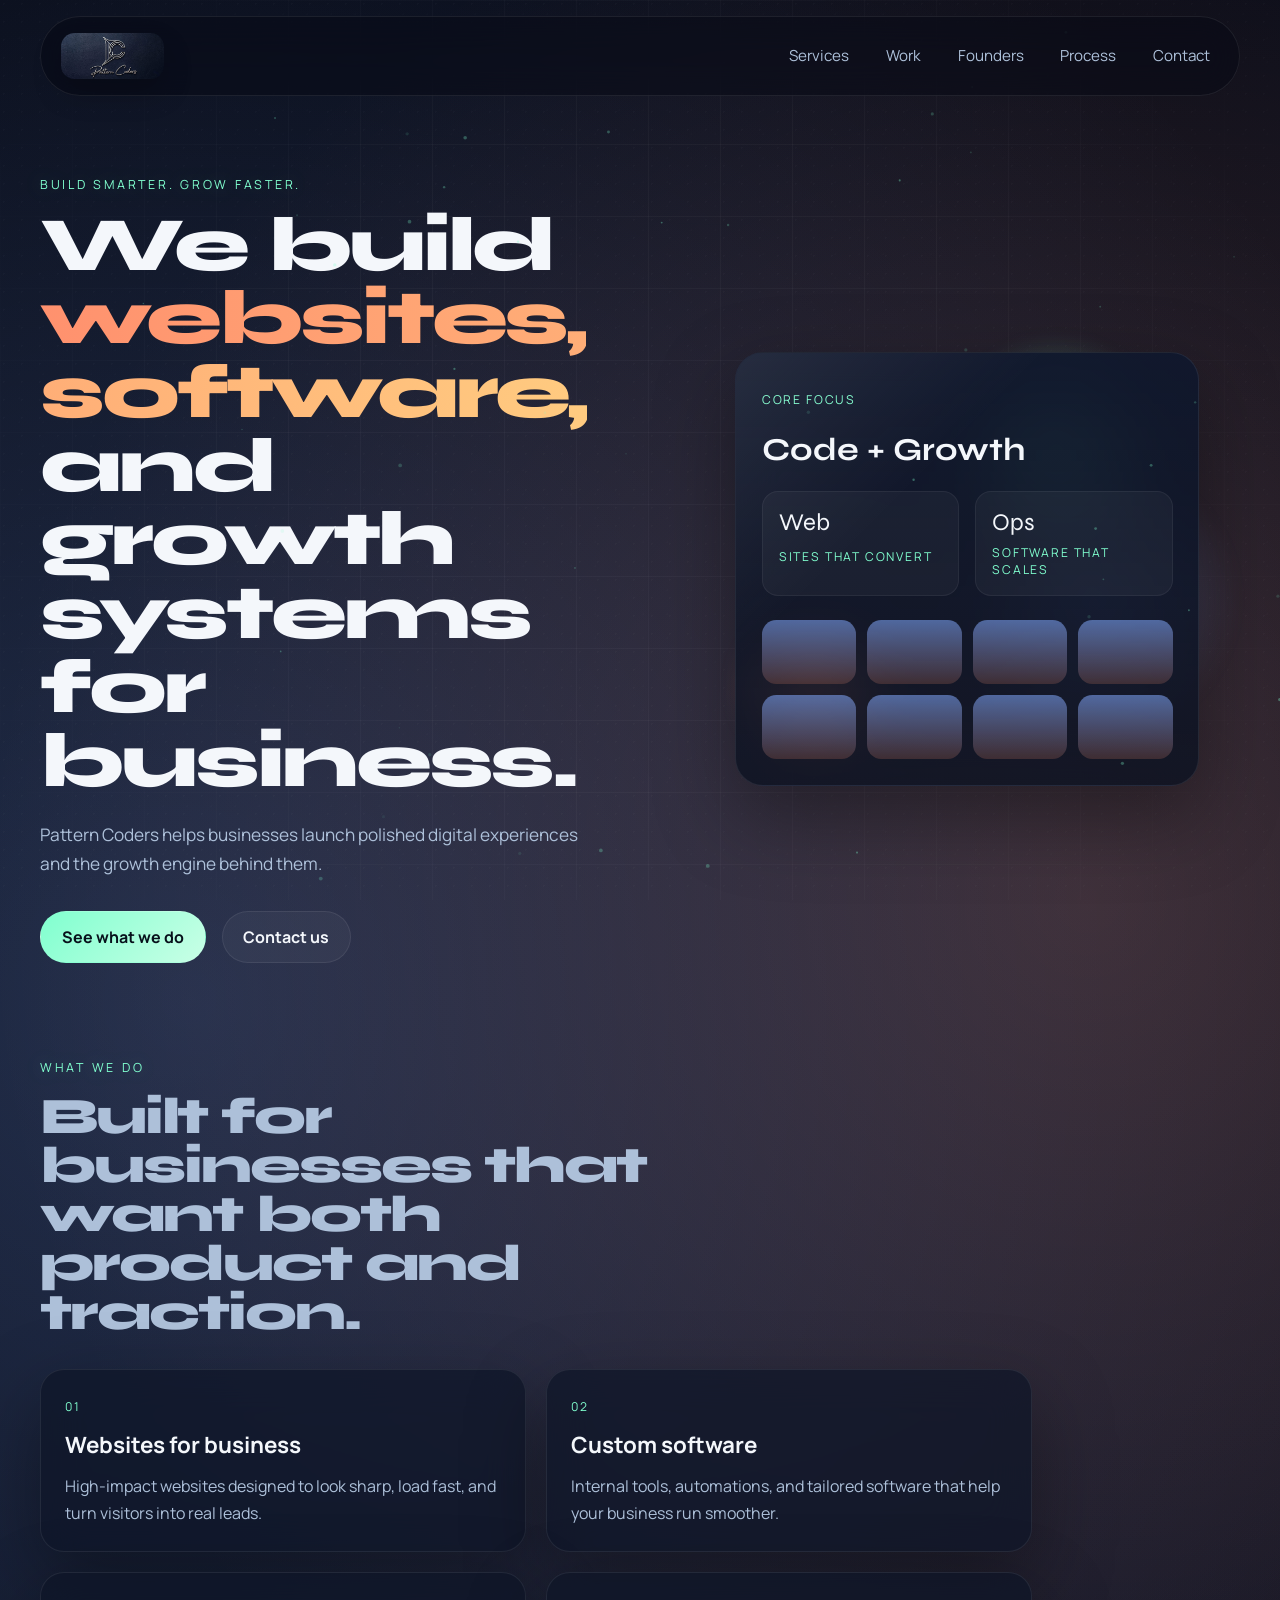
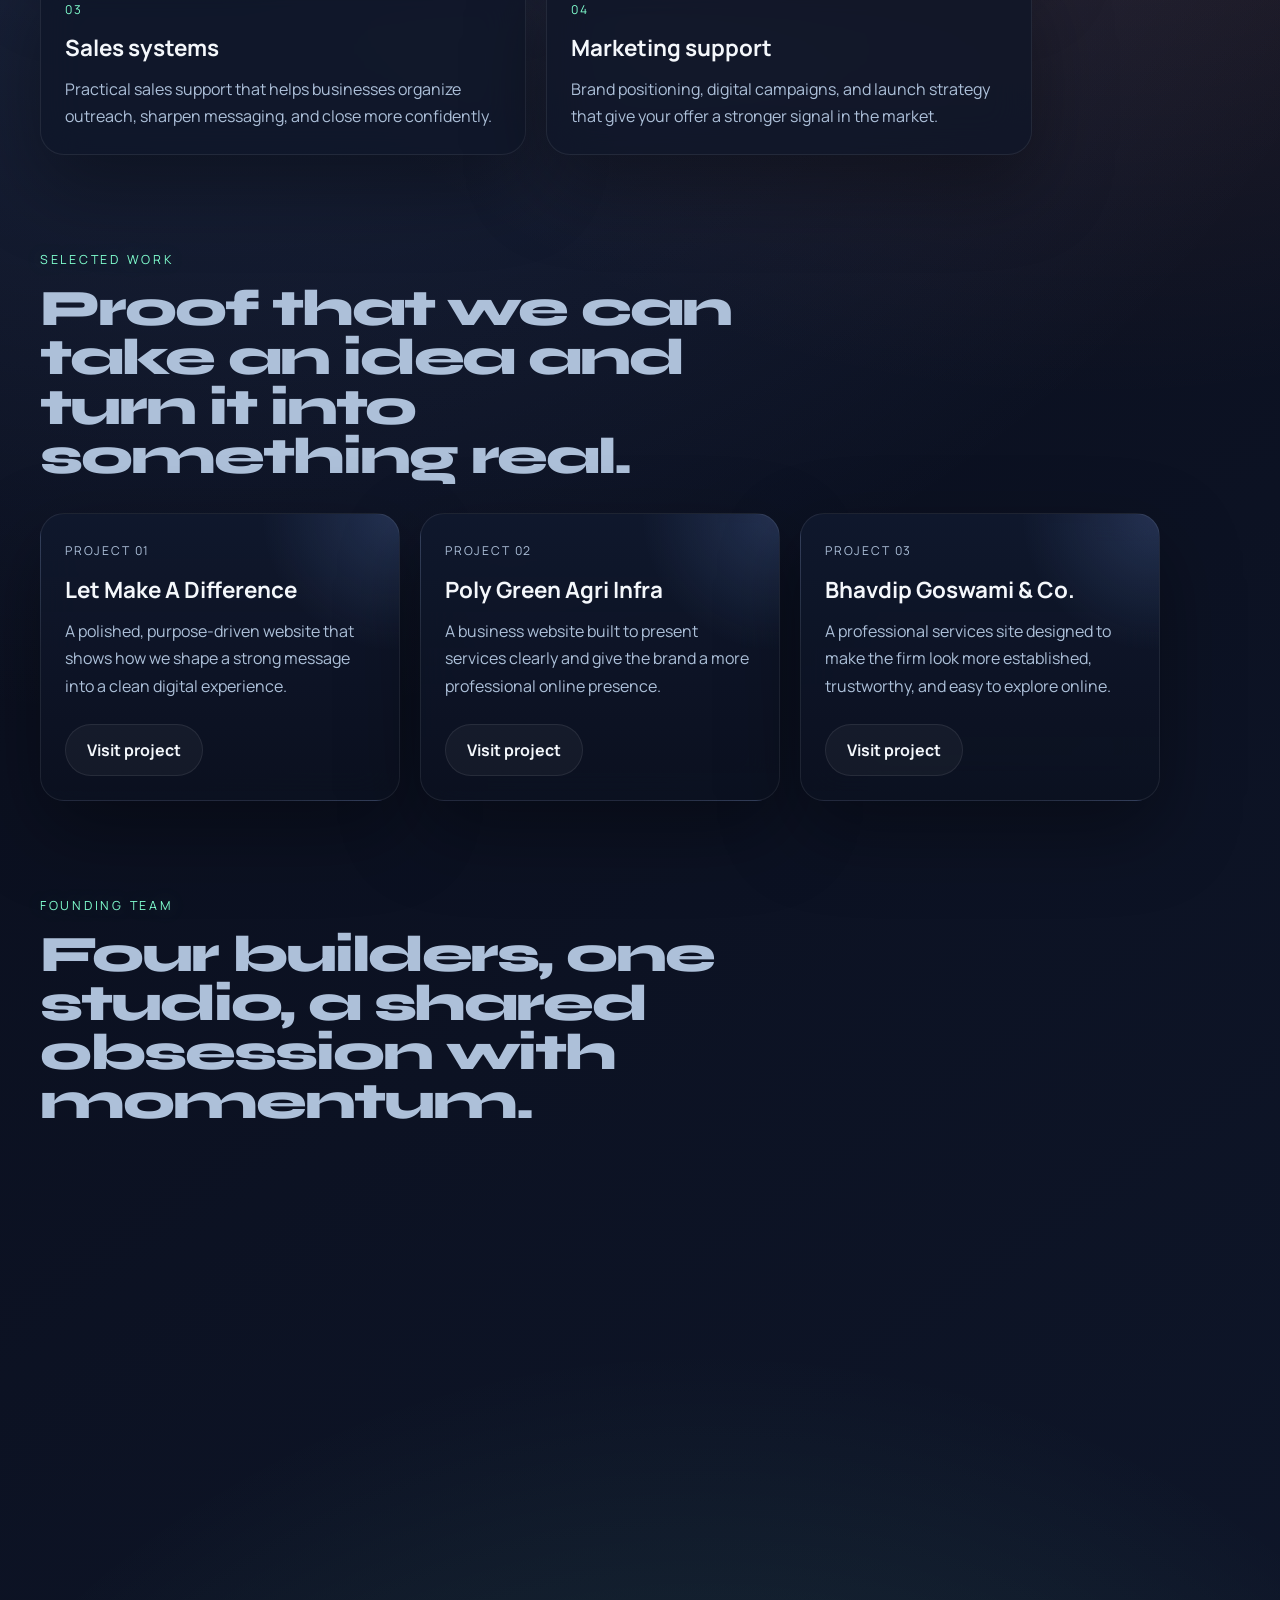
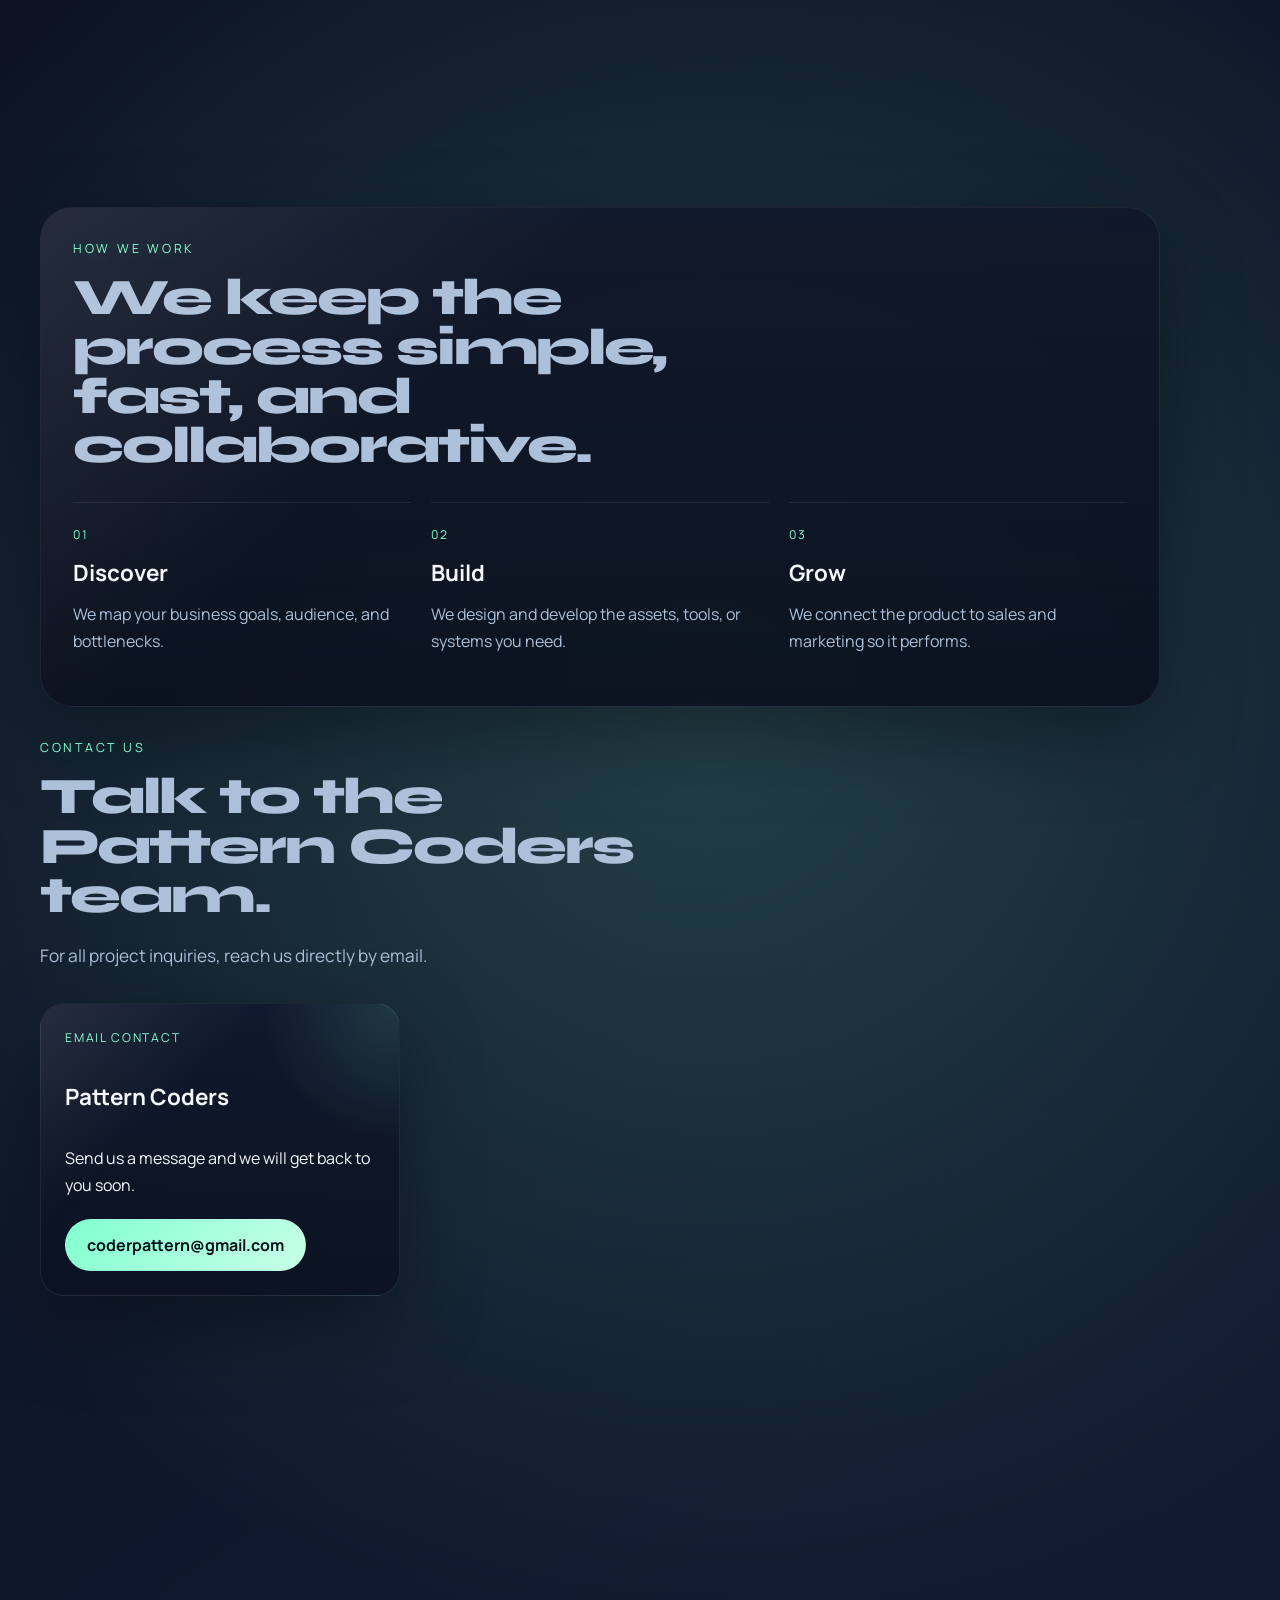
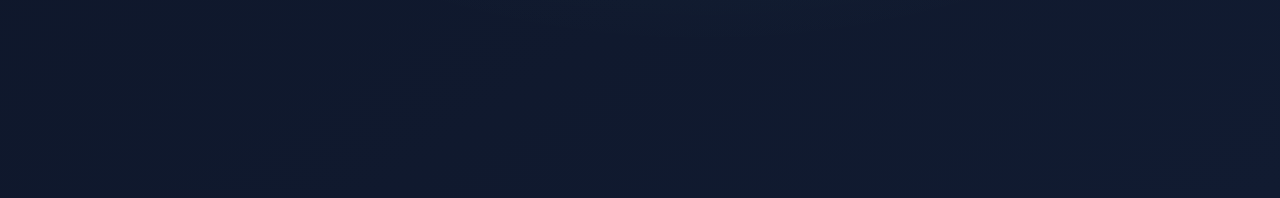
<file: index.html>
<!DOCTYPE html>
<html lang="en">
  <head>
    <meta charset="UTF-8" />
    <meta name="viewport" content="width=device-width, initial-scale=1.0" />
    <title>Pattern Coders</title>
    <meta
      name="description"
      content="Pattern Coders builds websites, software, sales systems, and marketing engines for growing businesses."
    />
    <link rel="preconnect" href="https://fonts.googleapis.com" />
    <link rel="preconnect" href="https://fonts.gstatic.com" crossorigin />
    <link
      href="https://fonts.googleapis.com/css2?family=Manrope:wght@400;500;700;800&amp;family=Syne:wght@500;700;800&amp;display=swap"
      rel="stylesheet"
    />
    <link rel="stylesheet" href="styles.css" />
  </head>
  <body>
    <div class="page-shell">
      <div class="noise"></div>
      <header class="site-header">
        <a class="brand" href="#top">
          <img
            class="brand-logo"
            src="assets/WhatsApp%20Image%202026-03-31%20at%2002.18.47.jpeg"
            alt="Pattern Coders"
          />
        </a>
        <nav class="site-nav">
          <a href="#services">Services</a>
          <a href="#work">Work</a>
          <a href="#founders">Founders</a>
          <a href="#process">Process</a>
          <a href="#contact">Contact</a>
        </nav>
      </header>

      <main id="top">
        <section id="top" class="hero section">
          <div class="hero-copy reveal">
            <p class="eyebrow">Build smarter. Grow faster.</p>
            <h1>
              We build
              <span class="highlight">websites, software,</span>
              and growth systems for business.
            </h1>
            <p class="hero-text">
              Pattern Coders helps businesses launch polished digital experiences
              and the growth engine behind them.
            </p>
            <div class="hero-actions">
              <a class="button button-primary" href="#services">See what we do</a>
              <a class="button button-secondary" href="#contact">Contact us</a>
            </div>
          </div>

          <div class="hero-visual reveal">
            <div class="orb orb-one"></div>
            <div class="orb orb-two"></div>
            <div class="orb orb-three"></div>
            <div class="dashboard-card card-float">
              <p class="card-label">Core Focus</p>
              <h2>Code + Growth</h2>
              <div class="metric-row">
                <div>
                  <span class="metric-value">Web</span>
                  <span class="metric-label">Sites that convert</span>
                </div>
                <div>
                  <span class="metric-value">Ops</span>
                  <span class="metric-label">Software that scales</span>
                </div>
              </div>
              <div class="signal-grid">
                <span></span>
                <span></span>
                <span></span>
                <span></span>
                <span></span>
                <span></span>
                <span></span>
                <span></span>
              </div>
            </div>
          </div>
        </section>

        <section id="services" class="section">
          <div class="section-heading reveal">
            <p class="eyebrow">What we do</p>
            <h2>Built for businesses that want both product and traction.</h2>
          </div>

          <div class="services-grid">
            <article class="service-card reveal">
              <span class="service-index">01</span>
              <h3>Websites for business</h3>
              <p>
                High-impact websites designed to look sharp, load fast, and turn
                visitors into real leads.
              </p>
            </article>

            <article class="service-card reveal">
              <span class="service-index">02</span>
              <h3>Custom software</h3>
              <p>
                Internal tools, automations, and tailored software that help your
                business run smoother.
              </p>
            </article>

            <article class="service-card reveal">
              <span class="service-index">03</span>
              <h3>Sales systems</h3>
              <p>
                Practical sales support that helps businesses organize outreach,
                sharpen messaging, and close more confidently.
              </p>
            </article>

            <article class="service-card reveal">
              <span class="service-index">04</span>
              <h3>Marketing support</h3>
              <p>
                Brand positioning, digital campaigns, and launch strategy that
                give your offer a stronger signal in the market.
              </p>
            </article>
          </div>
        </section>

        <section id="work" class="section work-section">
          <div class="section-heading reveal">
            <p class="eyebrow">Selected work</p>
            <h2>Proof that we can take an idea and turn it into something real.</h2>
          </div>

          <div class="projects-grid">
            <article class="project-card reveal">
              <div class="project-copy">
                <p class="service-index">Project 01</p>
                <h3>Let Make A Difference</h3>
                <p>
                  A polished, purpose-driven website that shows how we shape a
                  strong message into a clean digital experience.
                </p>
              </div>
              <a
                class="button button-secondary"
                href="https://www.letmakeadifference.com/"
                target="_blank"
                rel="noreferrer"
              >
                Visit project
              </a>
            </article>

            <article class="project-card reveal">
              <div class="project-copy">
                <p class="service-index">Project 02</p>
                <h3>Poly Green Agri Infra</h3>
                <p>
                  A business website built to present services clearly and give the
                  brand a more professional online presence.
                </p>
              </div>
              <a
                class="button button-secondary"
                href="https://polygreenagriinfra.com/"
                target="_blank"
                rel="noreferrer"
              >
                Visit project
              </a>
            </article>

            <article class="project-card reveal">
              <div class="project-copy">
                <p class="service-index">Project 03</p>
                <h3>Bhavdip Goswami &amp; Co.</h3>
                <p>
                  A professional services site designed to make the firm look more
                  established, trustworthy, and easy to explore online.
                </p>
              </div>
              <a
                class="button button-secondary"
                href="https://bhavdipgoswamiandco.com/"
                target="_blank"
                rel="noreferrer"
              >
                Visit project
              </a>
            </article>
          </div>
        </section>

        <section id="founders" class="section founders-section">
          <div class="section-heading reveal">
            <p class="eyebrow">Founding team</p>
            <h2>Four builders, one studio, a shared obsession with momentum.</h2>
          </div>

          <div class="founders-grid">
            <article class="founder-card reveal">
              <p class="founder-role">Founder</p>
              <h3>Aayush Patel</h3>
              <p>
                Focused on turning strong ideas into digital products with clear
                structure, polish, and execution.
              </p>
              <a
                class="text-link"
                href="https://www.linkedin.com/in/aayushpatel2403"
                target="_blank"
                rel="noreferrer"
              >
                Connect on LinkedIn
              </a>
            </article>

            <article class="founder-card reveal">
              <p class="founder-role">Founder</p>
              <h3>Dhruv Patel</h3>
              <p>
                Focused on helping ambitious ideas take shape through thoughtful
                execution, sharp iteration, and dependable follow-through.
              </p>
              <a
                class="text-link"
                href="https://www.linkedin.com/in/dhruv-patel-24b36b242/"
                target="_blank"
                rel="noreferrer"
              >
                Connect on LinkedIn
              </a>
            </article>

            <article class="founder-card reveal">
              <p class="founder-role">Founder</p>
              <h3>Keval Mistry</h3>
              <p>
                Brings energy to systems, delivery, and the day-to-day decisions
                that help projects move from concept to launch.
              </p>
              <a
                class="text-link"
                href="https://www.linkedin.com/in/keval-mistry-854475222/"
                target="_blank"
                rel="noreferrer"
              >
                Connect on LinkedIn
              </a>
            </article>

            <article class="founder-card reveal">
              <p class="founder-role">Founder</p>
              <h3>Parth Parekh</h3>
              <p>
                Helps connect product thinking with growth, making sure what gets
                built also reaches the right audience.
              </p>
              <a
                class="text-link"
                href="https://www.linkedin.com/in/parth-parekh-3304641a7"
                target="_blank"
                rel="noreferrer"
              >
                Connect on LinkedIn
              </a>
            </article>
          </div>
        </section>

        <section id="process" class="section process-section">
          <div class="process-panel reveal">
            <div class="section-heading">
              <p class="eyebrow">How we work</p>
              <h2>We keep the process simple, fast, and collaborative.</h2>
            </div>

            <div class="process-steps">
              <div class="step">
                <span>01</span>
                <h3>Discover</h3>
                <p>We map your business goals, audience, and bottlenecks.</p>
              </div>
              <div class="step">
                <span>02</span>
                <h3>Build</h3>
                <p>We design and develop the assets, tools, or systems you need.</p>
              </div>
              <div class="step">
                <span>03</span>
                <h3>Grow</h3>
                <p>We connect the product to sales and marketing so it performs.</p>
              </div>
            </div>
          </div>
        </section>

        <section id="contact" class="section contact-section">
          <div class="section-heading reveal">
            <p class="eyebrow">Contact us</p>
            <h2>Talk to the Pattern Coders team.</h2>
            <p class="hero-text">
              For all project inquiries, reach us directly by email.
            </p>
          </div>

          <div class="contact-grid">
            <article class="contact-card reveal">
              <p class="founder-role">Email contact</p>
              <h2>Pattern Coders</h2>
              <p>Send us a message and we will get back to you soon.</p>
              <div class="contact-actions">
                <a
                  class="button button-primary"
                  href="mailto:coderpattern@gmail.com"
                >
                  coderpattern@gmail.com
                </a>
              </div>
            </article>
          </div>
        </section>

        <section class="section cta-section">
          <div class="cta-card reveal">
            <p class="eyebrow">Pattern Coders</p>
            <h2>Let’s build the digital side of your business properly.</h2>
            <p>
              Websites. Software. Sales. Marketing. Designed to work together.
            </p>
            <a class="button button-primary" href="#contact">
              Start your project
            </a>
          </div>
        </section>
      </main>
    </div>

    <script src="script.js"></script>
  </body>
</html>
</file>
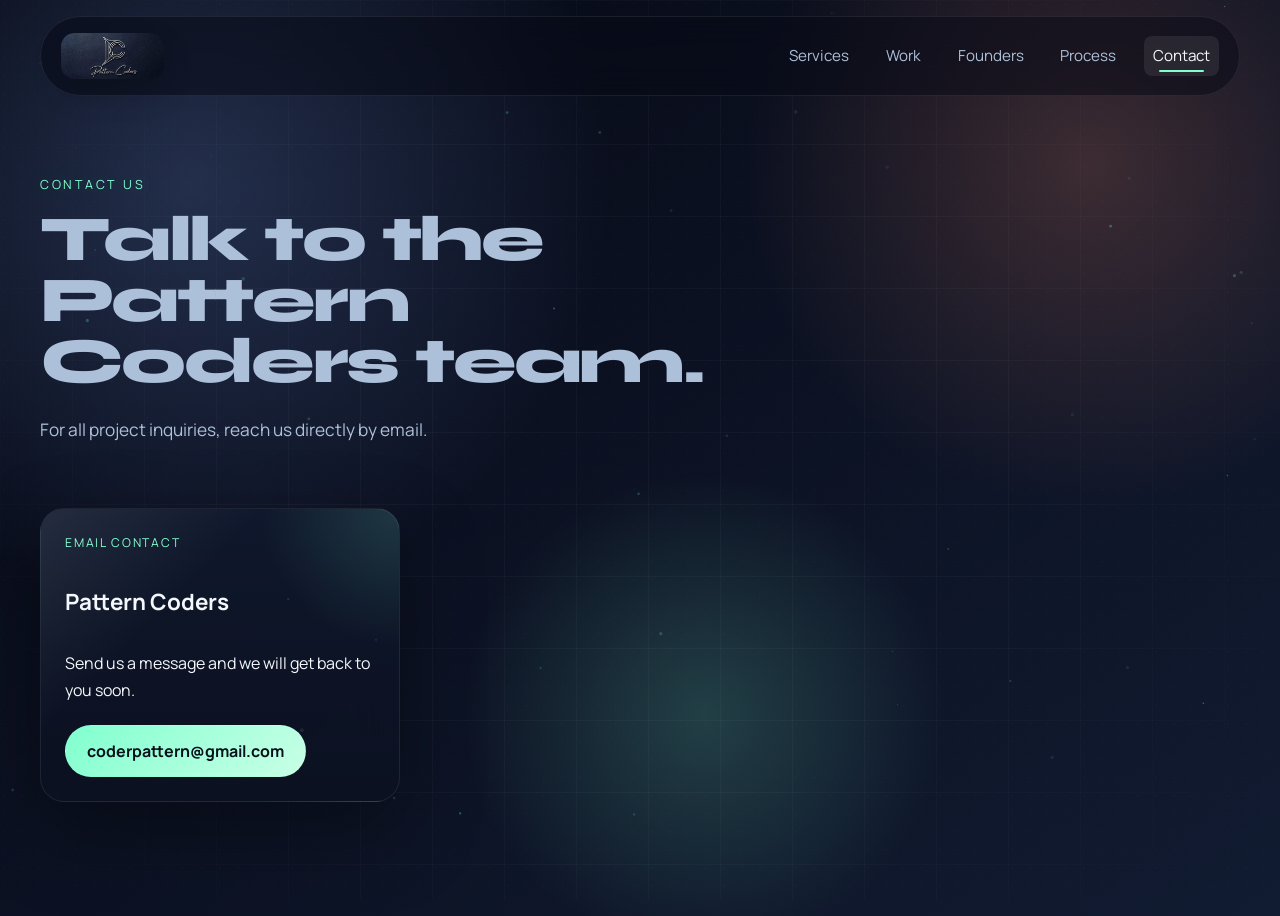
<file: contact.html>
<!DOCTYPE html>
<html lang="en">
  <head>
    <meta charset="UTF-8" />
    <meta name="viewport" content="width=device-width, initial-scale=1.0" />
    <title>Contact | Pattern Coders</title>
    <meta
      name="description"
      content="Contact Pattern Coders by email about your next website, software, sales, or marketing project."
    />
    <link rel="preconnect" href="https://fonts.googleapis.com" />
    <link rel="preconnect" href="https://fonts.gstatic.com" crossorigin />
    <link
      href="https://fonts.googleapis.com/css2?family=Manrope:wght@400;500;700;800&amp;family=Syne:wght@500;700;800&amp;display=swap"
      rel="stylesheet"
    />
    <link rel="stylesheet" href="styles.css" />
  </head>
  <body>
    <div class="page-shell">
      <div class="noise"></div>
      <header class="site-header">
        <a class="brand" href="index.html">
          <img
            class="brand-logo"
            src="assets/WhatsApp%20Image%202026-03-31%20at%2002.18.47.jpeg"
            alt="Pattern Coders"
          />
        </a>
        <nav class="site-nav">
          <a href="index.html#services">Services</a>
          <a href="index.html#work">Work</a>
          <a href="index.html#founders">Founders</a>
          <a href="index.html#process">Process</a>
          <a href="contact.html" class="active">Contact</a>
        </nav>
      </header>

      <main>
        <section class="section contact-hero">
          <div class="section-heading reveal">
            <p class="eyebrow">Contact us</p>
            <h1>Talk to the Pattern Coders team.</h1>
            <p class="hero-text">
              For all project inquiries, reach us directly by email.
            </p>
          </div>
        </section>

        <section class="section contact-section">
          <div class="contact-grid">
            <article class="contact-card reveal">
              <p class="founder-role">Email contact</p>
              <h2>Pattern Coders</h2>
              <p>Send us a message and we will get back to you soon.</p>
              <div class="contact-actions">
                <a
                  class="button button-primary"
                  href="mailto:coderpattern@gmail.com"
                >
                  coderpattern@gmail.com
                </a>
              </div>
            </article>
          </div>
        </section>
      </main>
    </div>

    <script src="script.js"></script>
  </body>
</html>
</file>
<file: styles.css>
:root {
  --bg: #0b1020;
  --panel: rgba(14, 22, 40, 0.72);
  --line: rgba(255, 255, 255, 0.08);
  --text: #f4f7fb;
  --muted: #adc0d9;
  --accent: #80ffcf;
  --accent-strong: #ff916e;
  --shadow: 0 30px 80px rgba(0, 0, 0, 0.35);
}

* {
  box-sizing: border-box;
}

html,
body {
  scroll-behavior: smooth;
}

body {
  margin: 0;
  min-height: 100vh;
  font-family: "Manrope", "Avenir Next", "Segoe UI", sans-serif;
  color: var(--text);
  background:
    radial-gradient(circle at 15% 20%, rgba(130, 170, 255, 0.22), transparent 32%),
    radial-gradient(circle at 85% 18%, rgba(255, 145, 110, 0.2), transparent 26%),
    radial-gradient(circle at 55% 78%, rgba(128, 255, 207, 0.18), transparent 24%),
    linear-gradient(145deg, #060914 0%, #0b1020 40%, #111b31 100%);
  overflow-x: hidden;
}

body::before {
  content: "";
  position: fixed;
  inset: 0;
  background-image:
    linear-gradient(rgba(255, 255, 255, 0.03) 1px, transparent 1px),
    linear-gradient(90deg, rgba(255, 255, 255, 0.03) 1px, transparent 1px);
  background-size: 72px 72px;
  mask-image: radial-gradient(circle at center, black 45%, transparent 100%);
  pointer-events: none;
}

.page-shell {
  position: relative;
  width: min(1200px, calc(100% - 2rem));
  margin: 0 auto;
  padding-bottom: 4rem;
}

.noise {
  position: fixed;
  inset: 0;
  opacity: 0.08;
  pointer-events: none;
  background-image:
    radial-gradient(circle at 20% 20%, rgba(255, 255, 255, 0.25) 0 1px, transparent 1px),
    radial-gradient(circle at 80% 60%, rgba(255, 255, 255, 0.16) 0 1px, transparent 1px);
  background-size: 18px 18px, 24px 24px;
  animation: noiseShift 12s linear infinite;
}

.site-header {
  position: sticky;
  top: 0;
  z-index: 20;
  display: flex;
  align-items: center;
  justify-content: space-between;
  margin-top: 1rem;
  padding: 1rem 1.25rem;
  backdrop-filter: blur(18px);
  background: rgba(6, 9, 20, 0.5);
  border: 1px solid var(--line);
  border-radius: 999px;
}

.brand {
  display: inline-flex;
  align-items: center;
  color: var(--text);
  font-family: "Syne", sans-serif;
  font-weight: 700;
  text-decoration: none;
  letter-spacing: 0.03em;
}

.brand-logo {
  display: block;
  width: auto;
  height: 2.85rem;
  max-width: min(32vw, 10rem);
  border-radius: 0.85rem;
  box-shadow: 0 14px 30px rgba(0, 0, 0, 0.2);
}

.site-nav {
  display: flex;
  gap: 1.2rem;
}

.site-nav a {
  display: inline-flex;
  align-items: center;
  justify-content: center;
  min-height: 2.5rem;
  padding: 0.35rem 0.55rem;
  color: var(--muted);
  text-decoration: none;
  font-size: 0.95rem;
  transition: color 180ms ease, background 180ms ease;
}

.site-nav a:hover,
.site-nav a.active {
  color: var(--text);
  background: rgba(255, 255, 255, 0.08);
}

.section {
  position: relative;
  min-height: auto;
  padding: 5rem 0 1rem;
}

.section::after {
  display: none;
}

.hero {
  display: grid;
  grid-template-columns: minmax(0, 1.05fr) minmax(320px, 0.95fr);
  gap: clamp(2rem, 4vw, 4rem);
  align-items: center;
  min-height: calc(100vh - 6rem);
}

.hero-copy {
  max-width: 42rem;
}

.eyebrow {
  margin: 0 0 1rem;
  text-transform: uppercase;
  letter-spacing: 0.22em;
  font-size: 0.78rem;
  color: var(--accent);
}

.hero h1,
.contact-hero h1,
.section-heading h2,
.cta-card h2 {
  margin: 0;
  font-family: "Syne", sans-serif;
  font-weight: 800;
  line-height: 0.96;
  letter-spacing: -0.04em;
}

.hero h1 {
  font-size: clamp(3.2rem, 6vw, 6rem);
  max-width: 10ch;
}

.contact-hero h1 {
  font-size: clamp(2.7rem, 5vw, 4.8rem);
  max-width: 12ch;
}

.highlight {
  color: var(--accent-strong);
}

.hero-text,
.section-heading,
.service-card p,
.founder-card p,
.step p,
.cta-card p,
.project-card p {
  color: var(--muted);
}

.hero-text {
  max-width: 34rem;
  margin: 1.35rem 0 0;
  font-size: 1.08rem;
  line-height: 1.7;
}

.hero-actions {
  display: flex;
  flex-wrap: wrap;
  gap: 1rem;
  margin-top: 2rem;
}

.button {
  display: inline-flex;
  align-items: center;
  justify-content: center;
  min-height: 3.25rem;
  padding: 0.8rem 1.3rem;
  border-radius: 999px;
  border: 1px solid transparent;
  text-decoration: none;
  font-weight: 700;
  transition: transform 180ms ease, border-color 180ms ease, background 180ms ease;
}

.button:hover {
  transform: translateY(-2px);
}

.button-primary {
  color: #07111b;
  background: linear-gradient(135deg, var(--accent), #c9ffe6);
}

.button-secondary {
  color: var(--text);
  border-color: var(--line);
  background: rgba(255, 255, 255, 0.04);
}

.hero-visual {
  position: relative;
  min-height: min(60vh, 40rem);
  display: grid;
  place-items: center;
}

.orb {
  position: absolute;
  border-radius: 50%;
  filter: blur(8px);
  animation: float 8s ease-in-out infinite;
}

.orb-one {
  width: 15rem;
  height: 15rem;
  top: 2rem;
  right: 4rem;
  background: radial-gradient(circle, rgba(128, 255, 207, 0.55), transparent 68%);
}

.orb-two {
  width: 11rem;
  height: 11rem;
  bottom: 4rem;
  left: 2rem;
  background: radial-gradient(circle, rgba(255, 145, 110, 0.6), transparent 68%);
  animation-delay: -2s;
}

.orb-three {
  width: 18rem;
  height: 18rem;
  bottom: 6rem;
  right: 0;
  background: radial-gradient(circle, rgba(130, 170, 255, 0.34), transparent 70%);
  animation-delay: -4s;
}

.dashboard-card,
.service-card,
.founder-card,
.project-card,
.contact-card,
.process-panel,
.cta-card {
  position: relative;
  overflow: hidden;
  border: 1px solid var(--line);
  background: var(--panel);
  backdrop-filter: blur(20px);
  box-shadow: var(--shadow);
}

.dashboard-card::before,
.service-card::before,
.founder-card::before,
.project-card::before,
.contact-card::before,
.process-panel::before,
.cta-card::before {
  content: "";
  position: absolute;
  inset: 0;
  background: linear-gradient(135deg, rgba(255, 255, 255, 0.09), transparent 35%);
  pointer-events: none;
}

.dashboard-card {
  width: min(100%, 29rem);
  padding: 1.6rem;
  border-radius: 1.75rem;
  background: linear-gradient(180deg, rgba(16, 24, 45, 0.95), rgba(11, 17, 32, 0.8));
}

.card-label,
.metric-label,
.service-index,
.founder-role,
.step span {
  display: inline-block;
  color: var(--accent);
  text-transform: uppercase;
  letter-spacing: 0.15em;
  font-size: 0.76rem;
}

.dashboard-card h2 {
  margin: 0.6rem 0 1.4rem;
  font-family: "Syne", sans-serif;
  font-size: 2rem;
}

.metric-row {
  display: grid;
  grid-template-columns: repeat(2, 1fr);
  gap: 1rem;
}

.metric-row > div {
  padding: 1rem;
  border-radius: 1rem;
  background: rgba(255, 255, 255, 0.04);
  border: 1px solid rgba(255, 255, 255, 0.06);
}

.metric-value {
  display: block;
  margin-bottom: 0.45rem;
  font-family: "Syne", sans-serif;
  font-size: 1.5rem;
}

.signal-grid {
  display: grid;
  grid-template-columns: repeat(4, 1fr);
  gap: 0.7rem;
  margin-top: 1.5rem;
}

.signal-grid span {
  height: 4rem;
  border-radius: 0.9rem;
  background: linear-gradient(180deg, rgba(130, 170, 255, 0.55), rgba(255, 145, 110, 0.18));
  animation: pulse 3s ease-in-out infinite;
}

.signal-grid span:nth-child(2n) {
  animation-delay: -1s;
}

.signal-grid span:nth-child(3n) {
  animation-delay: -2s;
}

.section-heading {
  max-width: 44rem;
  margin-bottom: 2rem;
}

.section-heading h2,
.cta-card h2 {
  font-size: clamp(2.3rem, 4vw, 4rem);
}

.services-grid,
.founders-grid,
.projects-grid,
.contact-grid,
.process-steps {
  display: grid;
  gap: 1.25rem;
}

.services-grid {
  width: min(100%, 62rem);
  grid-template-columns: repeat(2, minmax(0, 1fr));
}

.founders-grid {
  width: min(100%, 68rem);
  grid-template-columns: repeat(3, minmax(0, 1fr));
}

.service-card,
.founder-card,
.project-card,
.contact-card {
  padding: 1.5rem;
  border-radius: 1.5rem;
}

.service-card h3,
.founder-card h3,
.project-card h3,
.contact-card h2,
.step h3 {
  margin: 0.8rem 0;
  font-size: 1.4rem;
}

.service-card p,
.founder-card p,
.project-card p,
.contact-card p,
.step p {
  margin: 0;
  line-height: 1.7;
}

.contact-section {
  padding-top: 1rem;
}

.contact-grid {
  width: min(100%, 70rem);
  grid-template-columns: repeat(3, minmax(0, 1fr));
}

.contact-card {
  display: flex;
  flex-direction: column;
  justify-content: space-between;
  gap: 1.25rem;
  background:
    radial-gradient(circle at top right, rgba(128, 255, 207, 0.14), transparent 30%),
    linear-gradient(180deg, rgba(16, 24, 45, 0.94), rgba(11, 17, 32, 0.88));
}

.contact-actions {
  display: flex;
  flex-wrap: wrap;
  gap: 0.8rem;
  align-items: center;
}

.phone-link {
  margin-top: 0;
  font-size: 1.1rem;
}

.work-section {
  justify-content: center;
}

.projects-grid {
  width: min(100%, 70rem);
  grid-template-columns: repeat(3, minmax(0, 1fr));
}

.project-card {
  display: flex;
  flex-direction: column;
  align-items: flex-start;
  justify-content: space-between;
  gap: 1.5rem;
  background:
    radial-gradient(circle at top right, rgba(130, 170, 255, 0.18), transparent 30%),
    linear-gradient(180deg, rgba(16, 24, 45, 0.94), rgba(11, 17, 32, 0.88));
}

.project-copy {
  max-width: 100%;
}

.text-link {
  display: inline-flex;
  margin-top: 1.2rem;
  color: var(--accent);
  text-decoration: none;
  font-weight: 700;
}

.text-link:hover {
  color: var(--text);
}

.founders-section .founder-card:nth-child(2) {
  transform: translateY(1.5rem);
}

.process-panel {
  width: min(100%, 70rem);
  padding: 2rem;
  border-radius: 2rem;
  background: linear-gradient(180deg, rgba(17, 24, 43, 0.92), rgba(10, 15, 28, 0.88));
}

.process-steps {
  grid-template-columns: repeat(3, minmax(0, 1fr));
  margin-top: 2rem;
}

.step {
  padding: 1.2rem 0;
  border-top: 1px solid var(--line);
}

.cta-card {
  width: min(100%, 70rem);
  padding: 2.4rem;
  border-radius: 2rem;
  text-align: center;
  background:
    radial-gradient(circle at top, rgba(128, 255, 207, 0.18), transparent 35%),
    linear-gradient(180deg, rgba(18, 29, 53, 0.95), rgba(10, 15, 28, 0.92));
}

.cta-card p {
  max-width: 38rem;
  margin: 1rem auto 0;
}

.cta-card .button {
  margin-top: 1.6rem;
}

/* ── 3D & Animation Enhancements ── */

.reveal {
  opacity: 0;
  transform: translateY(40px) rotateX(8deg);
  transition: opacity 800ms cubic-bezier(0.16, 1, 0.3, 1), transform 800ms cubic-bezier(0.16, 1, 0.3, 1);
  transform-origin: bottom center;
}

.reveal.visible {
  opacity: 1;
  transform: translateY(0) rotateX(0deg);
}

.card-float {
  animation: cardFloat 7s ease-in-out infinite;
}

/* Animated text gradient on hero heading */
.hero h1 .highlight {
  background: linear-gradient(90deg, var(--accent-strong), #ffcb80, var(--accent), var(--accent-strong));
  background-size: 300% 100%;
  -webkit-background-clip: text;
  -webkit-text-fill-color: transparent;
  background-clip: text;
  animation: textShimmer 4s ease-in-out infinite;
}

/* 3D perspective container for card grids */
.services-grid,
.founders-grid,
.projects-grid {
  perspective: 1200px;
}

/* 3D card tilt base */
.service-card,
.founder-card,
.project-card {
  transition: transform 400ms cubic-bezier(0.03, 0.98, 0.52, 0.99), box-shadow 400ms ease, border-color 300ms ease;
  transform-style: preserve-3d;
  will-change: transform;
}

.service-card:hover,
.founder-card:hover,
.project-card:hover {
  border-color: rgba(128, 255, 207, 0.25);
  box-shadow:
    0 30px 80px rgba(0, 0, 0, 0.45),
    0 0 40px rgba(128, 255, 207, 0.08),
    inset 0 0 60px rgba(128, 255, 207, 0.03);
}

/* Animated gradient border shimmer */
.service-card::after,
.founder-card::after,
.project-card::after {
  content: "";
  position: absolute;
  inset: -1px;
  border-radius: inherit;
  background: linear-gradient(135deg, transparent 30%, rgba(128, 255, 207, 0.3) 50%, transparent 70%);
  background-size: 250% 250%;
  opacity: 0;
  z-index: -1;
  transition: opacity 400ms ease;
  animation: borderShimmer 3s linear infinite;
}

.service-card:hover::after,
.founder-card:hover::after,
.project-card:hover::after {
  opacity: 1;
}

/* Glowing accent line at top of cards on hover */
.service-card::before,
.founder-card::before,
.project-card::before {
  content: "";
  position: absolute;
  top: 0;
  left: 10%;
  right: 10%;
  height: 1px;
  background: linear-gradient(90deg, transparent, var(--accent), transparent);
  opacity: 0;
  transition: opacity 400ms ease, left 400ms ease, right 400ms ease;
  pointer-events: none;
  z-index: 2;
}

.service-card:hover::before,
.founder-card:hover::before,
.project-card:hover::before {
  opacity: 1;
  left: 5%;
  right: 5%;
}

/* Magnetic button styles */
.button {
  transition: transform 200ms cubic-bezier(0.03, 0.98, 0.52, 0.99), border-color 180ms ease, background 180ms ease, box-shadow 300ms ease;
}

.button-primary:hover {
  box-shadow: 0 8px 30px rgba(128, 255, 207, 0.35), 0 0 60px rgba(128, 255, 207, 0.15);
}

.button-secondary:hover {
  box-shadow: 0 8px 25px rgba(255, 255, 255, 0.08);
  border-color: rgba(128, 255, 207, 0.3);
}

/* Particles canvas */
#particles-canvas {
  position: fixed;
  inset: 0;
  pointer-events: none;
  z-index: 1;
  opacity: 0.6;
}

/* Nav link animated underline */
.site-nav a {
  position: relative;
  overflow: hidden;
  border-radius: 0.5rem;
}

.site-nav a::after {
  content: "";
  position: absolute;
  bottom: 4px;
  left: 50%;
  width: 0;
  height: 1.5px;
  background: var(--accent);
  transition: width 300ms ease, left 300ms ease;
  border-radius: 999px;
}

.site-nav a:hover::after,
.site-nav a.active::after {
  width: 60%;
  left: 20%;
}

/* Process steps staggered 3D reveal */
.step {
  transition: transform 500ms cubic-bezier(0.16, 1, 0.3, 1), opacity 500ms ease;
  transform-style: preserve-3d;
}

/* CTA card glow animation */
.cta-card {
  transition: box-shadow 500ms ease;
  animation: ctaGlow 4s ease-in-out infinite alternate;
}

/* Dashboard card enhanced 3D */
.dashboard-card {
  transform-style: preserve-3d;
  transition: transform 300ms cubic-bezier(0.03, 0.98, 0.52, 0.99);
}

.dashboard-card .metric-row > div {
  transition: transform 300ms ease, background 300ms ease;
}

.dashboard-card:hover .metric-row > div {
  transform: translateZ(20px);
  background: rgba(255, 255, 255, 0.07);
}

/* Signal grid enhanced animation */
.signal-grid span {
  transition: transform 300ms ease;
}

.dashboard-card:hover .signal-grid span {
  animation-duration: 1.5s;
}

/* Orb enhanced animations */
.orb {
  transition: filter 600ms ease;
}

.hero-visual:hover .orb {
  filter: blur(12px) brightness(1.2);
}

/* Eyebrow text glow */
.eyebrow {
  text-shadow: 0 0 20px rgba(128, 255, 207, 0.3);
}

/* Service index counter glow on hover */
.service-card:hover .service-index {
  text-shadow: 0 0 12px rgba(128, 255, 207, 0.6);
  transition: text-shadow 300ms ease;
}

/* Parallax depth layers */
.parallax-layer {
  will-change: transform;
  transition: transform 100ms linear;
}

@keyframes textShimmer {
  0%, 100% { background-position: 0% 50%; }
  50% { background-position: 100% 50%; }
}

@keyframes borderShimmer {
  0% { background-position: 0% 0%; }
  100% { background-position: 250% 250%; }
}

@keyframes ctaGlow {
  0% { box-shadow: 0 30px 80px rgba(0, 0, 0, 0.35), 0 0 0px rgba(128, 255, 207, 0); }
  100% { box-shadow: 0 30px 80px rgba(0, 0, 0, 0.35), 0 0 60px rgba(128, 255, 207, 0.08); }
}

@keyframes float {
  0%,
  100% {
    transform: translate3d(0, 0, 0);
  }
  50% {
    transform: translate3d(0, -16px, 0);
  }
}

@keyframes cardFloat {
  0%,
  100% {
    transform: translate3d(0, 0, 0) rotate(0deg);
  }
  50% {
    transform: translate3d(0, -12px, 0) rotate(-1deg);
  }
}

@keyframes pulse {
  0%,
  100% {
    transform: scaleY(0.78);
    opacity: 0.55;
  }
  50% {
    transform: scaleY(1);
    opacity: 1;
  }
}

@keyframes noiseShift {
  0% {
    transform: translate3d(0, 0, 0);
  }
  50% {
    transform: translate3d(8px, -10px, 0);
  }
  100% {
    transform: translate3d(0, 0, 0);
  }
}

@media (max-width: 1100px) {
  .hero,
  .process-steps {
    grid-template-columns: 1fr;
  }

  .dashboard-card h2 {
    font-size: 1.8rem;
  }

  .metric-value {
    font-size: 1.35rem;
  }

  .hero h1 {
    font-size: clamp(2.9rem, 7vw, 4.9rem);
  }

  .contact-hero h1 {
    font-size: clamp(2.4rem, 5.8vw, 4rem);
  }

  .section-heading h2,
  .cta-card h2 {
    font-size: clamp(2.1rem, 4.3vw, 3.25rem);
  }

  .hero {
    min-height: auto;
    padding-top: 2rem;
  }

  .hero-visual {
    min-height: 24rem;
  }

  .services-grid,
  .projects-grid {
    grid-template-columns: repeat(2, minmax(0, 1fr));
  }

  .founders-grid,
  .contact-grid {
    grid-template-columns: repeat(2, minmax(0, 1fr));
  }

  .process-panel,
  .cta-card,
  .services-grid,
  .projects-grid,
  .founders-grid,
  .contact-grid {
    width: 100%;
  }

  .founders-section .founder-card:nth-child(2) {
    transform: none;
  }
}

@media (max-width: 860px) {
  .services-grid,
  .projects-grid,
  .founders-grid,
  .contact-grid {
    grid-template-columns: 1fr;
  }

  .eyebrow,
  .card-label,
  .metric-label,
  .service-index,
  .founder-role,
  .step span {
    font-size: 0.72rem;
    letter-spacing: 0.13em;
  }

  .dashboard-card h2 {
    font-size: 1.65rem;
  }

  .metric-value {
    font-size: 1.2rem;
  }

  .hero h1 {
    font-size: clamp(2.45rem, 9vw, 3.6rem);
  }

  .contact-hero h1 {
    font-size: clamp(2.1rem, 7vw, 3.2rem);
  }

  .section-heading h2,
  .cta-card h2 {
    font-size: clamp(1.9rem, 6vw, 2.8rem);
  }

  .service-card h3,
  .founder-card h3,
  .project-card h3,
  .contact-card h2,
  .step h3 {
    font-size: 1.25rem;
  }

  .section {
    padding-top: 4rem;
  }

  .hero {
    gap: 1.5rem;
  }

  .hero h1 {
    max-width: 12ch;
  }

  .hero-text,
  .service-card p,
  .founder-card p,
  .step p,
  .cta-card p,
  .project-card p,
  .contact-card p {
    font-size: 0.98rem;
    line-height: 1.65;
  }
}

@media (max-width: 720px) {
  .page-shell {
    width: min(calc(100% - 1rem), 1200px);
  }

  .site-header {
    flex-direction: column;
    gap: 0.9rem;
    padding: 0.9rem 1rem;
    border-radius: 1.25rem;
  }

  .brand {
    font-size: 0.95rem;
  }

  .brand-logo {
    height: 2.35rem;
    max-width: min(60vw, 8.5rem);
  }

  .site-nav {
    flex-wrap: wrap;
    justify-content: center;
    gap: 0.35rem 0.65rem;
  }

  .site-nav a {
    min-height: 2.35rem;
    padding-inline: 0.7rem;
    font-size: 0.9rem;
  }

  .dashboard-card h2 {
    font-size: 1.5rem;
  }

  .metric-value {
    font-size: 1.1rem;
  }

  .hero h1 {
    font-size: clamp(2.2rem, 10vw, 3rem);
  }

  .contact-hero h1 {
    font-size: clamp(1.95rem, 8vw, 2.7rem);
  }

  .section-heading h2,
  .cta-card h2 {
    font-size: clamp(1.8rem, 7vw, 2.35rem);
  }

  .dashboard-card,
  .service-card,
  .founder-card,
  .project-card,
  .contact-card,
  .process-panel,
  .cta-card {
    border-radius: 1.25rem;
  }

  .cta-card,
  .process-panel {
    padding: 1.5rem;
  }
}

@media (max-width: 560px) {
  .page-shell {
    width: min(calc(100% - 0.75rem), 1200px);
  }

  .section {
    padding-top: 3.5rem;
  }

  .hero {
    gap: 1.25rem;
  }

  .hero-text {
    font-size: 0.97rem;
  }

  .eyebrow,
  .card-label,
  .metric-label,
  .service-index,
  .founder-role,
  .step span {
    font-size: 0.68rem;
    letter-spacing: 0.12em;
  }

  .dashboard-card h2 {
    font-size: 1.35rem;
  }

  .metric-value {
    font-size: 1rem;
  }

  .hero-actions {
    flex-direction: column;
    align-items: stretch;
  }

  .button {
    width: 100%;
  }

  .metric-row,
  .signal-grid {
    grid-template-columns: 1fr;
  }

  .dashboard-card,
  .service-card,
  .founder-card,
  .project-card,
  .contact-card,
  .process-panel,
  .cta-card {
    padding: 1.2rem;
  }

  .section-heading h2,
  .cta-card h2 {
    font-size: clamp(1.6rem, 8vw, 2.05rem);
  }

  .hero h1 {
    font-size: clamp(1.95rem, 11vw, 2.55rem);
  }

  .contact-hero h1 {
    font-size: clamp(1.75rem, 9vw, 2.2rem);
  }

  .site-nav a {
    font-size: 0.85rem;
  }
}

@media (prefers-reduced-motion: reduce) {
  html {
    scroll-behavior: auto;
  }

  *,
  *::before,
  *::after {
    animation: none !important;
    transition: none !important;
  }

  .reveal {
    opacity: 1;
    transform: none;
  }
}
</file>
